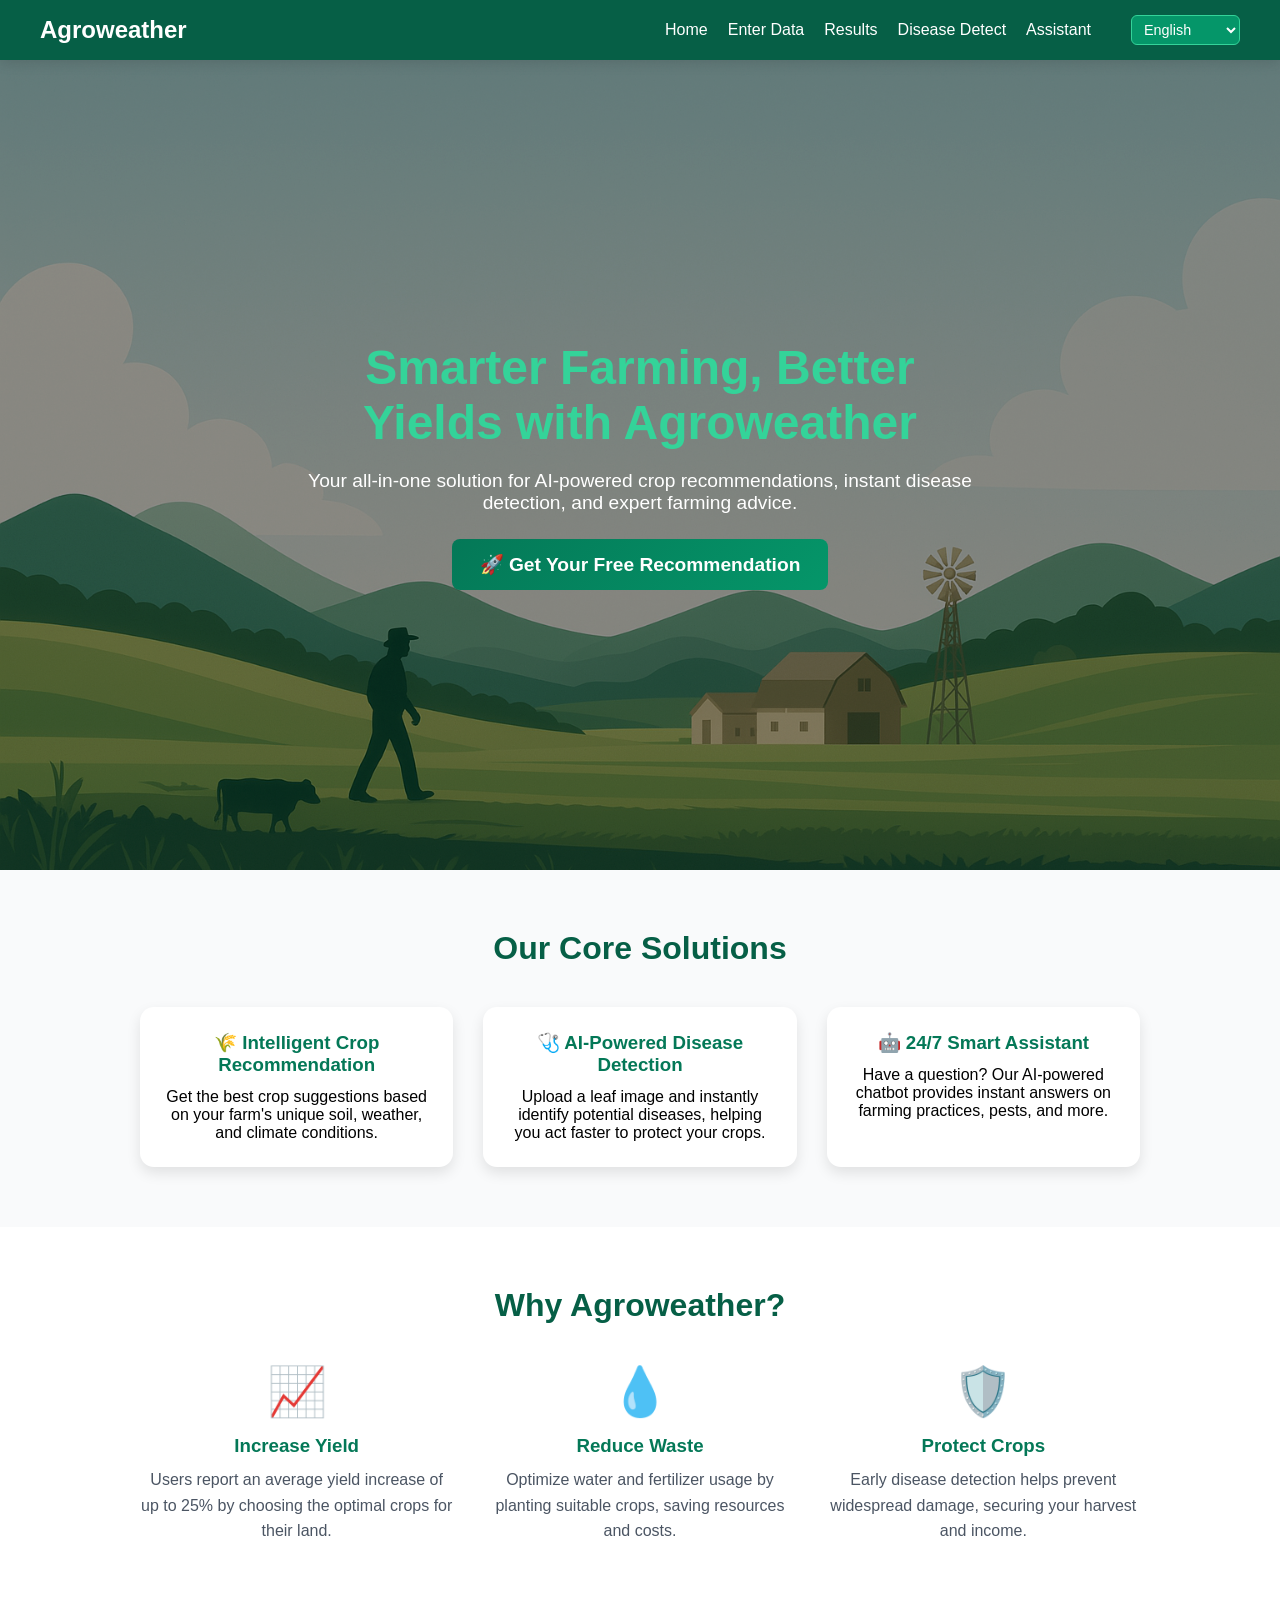
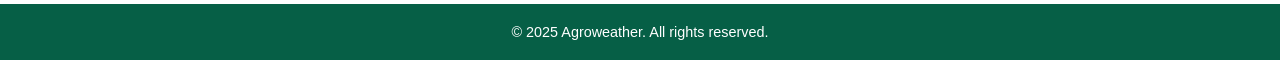
<file: frontend/index.html>
<!DOCTYPE html>
<html lang="en">
<head>
  <meta charset="UTF-8">
  <meta name="viewport" content="width=device-width, initial-scale=1.0">
  <title>Agroweather — Home</title>
  <link rel="stylesheet" href="assets/style.css">
  <script src="assets/js/translator.js" defer></script>
  <script src="assets/js/auth.js" defer></script>
</head>
<body>
  <nav class="navbar">
    <div class="logo">Agroweather</div>
    <div class="nav-links">
      <a href="index.html" data-translate-key="home">Home</a>
      <a href="input.html" data-translate-key="enter_data">Enter Data</a>
      <a href="result.html" data-translate-key="results">Results</a>
      <a href="disease.html" data-translate-key="disease_detect">Disease Detect</a>
      <a href="chatbot.html" data-translate-key="assistant">Assistant</a>
      <select id="language-selector" class="language-selector">
        <option value="en">English</option>
        <option value="hi">हिन्दी (Hindi)</option>
      </select>
    </div>
  </nav>

  <section class="hero">
    <div class="hero-content">
      <h1><span class="translate-text" data-translate-key="hero_title">Smarter Farming, Better Yields with</span> </h1>
      <p data-translate-key="hero_subtitle">Your all-in-one solution for AI-powered crop recommendations, instant disease detection, and expert farming advice.</p>
      <a href="input.html" class="btn hero-btn" data-translate-key="hero_button">🚀 Get Your Free Recommendation</a>
    </div>
  </section>

  <section class="features">
    <h2 data-translate-key="core_solutions">Our Core Solutions</h2>
    <div class="feature-grid">
      <div class="feature-card">
        <h3 data-translate-key="feature1_title">🌾 Intelligent Crop Recommendation</h3>
        <p data-translate-key="feature1_desc">Get the best crop suggestions based on your farm's unique soil, weather, and climate conditions.</p>
      </div>
      <div class="feature-card">
        <h3 data-translate-key="feature2_title">🩺 AI-Powered Disease Detection</h3>
        <p data-translate-key="feature2_desc">Upload a leaf image and instantly identify potential diseases, helping you act faster to protect your crops.</p>
      </div>
      <div class="feature-card">
        <h3 data-translate-key="feature3_title">🤖 24/7 Smart Assistant</h3>
        <p data-translate-key="feature3_desc">Have a question? Our AI-powered chatbot provides instant answers on farming practices, pests, and more.</p>
      </div>
    </div>
  </section>

  <section class="why-us">
    <h2 data-translate-key="why_Agroweather">Why Agroweather?</h2>
    <div class="why-us-grid">
      <div class="why-us-card">
        <div class="why-us-icon">📈</div>
        <h3 data-translate-key="why1_title">Increase Yield</h3>
        <p data-translate-key="why1_desc">Users report an average yield increase of up to 25% by choosing the optimal crops for their land.</p>
      </div>
      <div class="why-us-card">
        <div class="why-us-icon">💧</div>
        <h3 data-translate-key="why2_title">Reduce Waste</h3>
        <p data-translate-key="why2_desc">Optimize water and fertilizer usage by planting suitable crops, saving resources and costs.</p>
      </div>
      <div class="why-us-card">
        <div class="why-us-icon">🛡️</div>
        <h3 data-translate-key="why3_title">Protect Crops</h3>
        <p data-translate-key="why3_desc">Early disease detection helps prevent widespread damage, securing your harvest and income.</p>
      </div>
    </div>
  </section>

  <script>
    document.addEventListener('DOMContentLoaded', () => {
      // Check if user is logged in
      const user = localStorage.getItem('user_profile');
      if (user) {
        const heroContent = document.querySelector('.hero-content');
        if (heroContent) {
          const dashboardBtn = document.createElement('a');
          dashboardBtn.href = 'dashboard.html';
          dashboardBtn.className = 'btn hero-btn btn-secondary';
          dashboardBtn.style.marginLeft = '15px';
          dashboardBtn.textContent = '📊 View Dashboard';
          heroContent.appendChild(dashboardBtn);
        }
      }
    });
  </script>
  <footer>
    <p>© 2025 Agroweather. All rights reserved.</p>
  </footer>
</body>
</html>
</file>
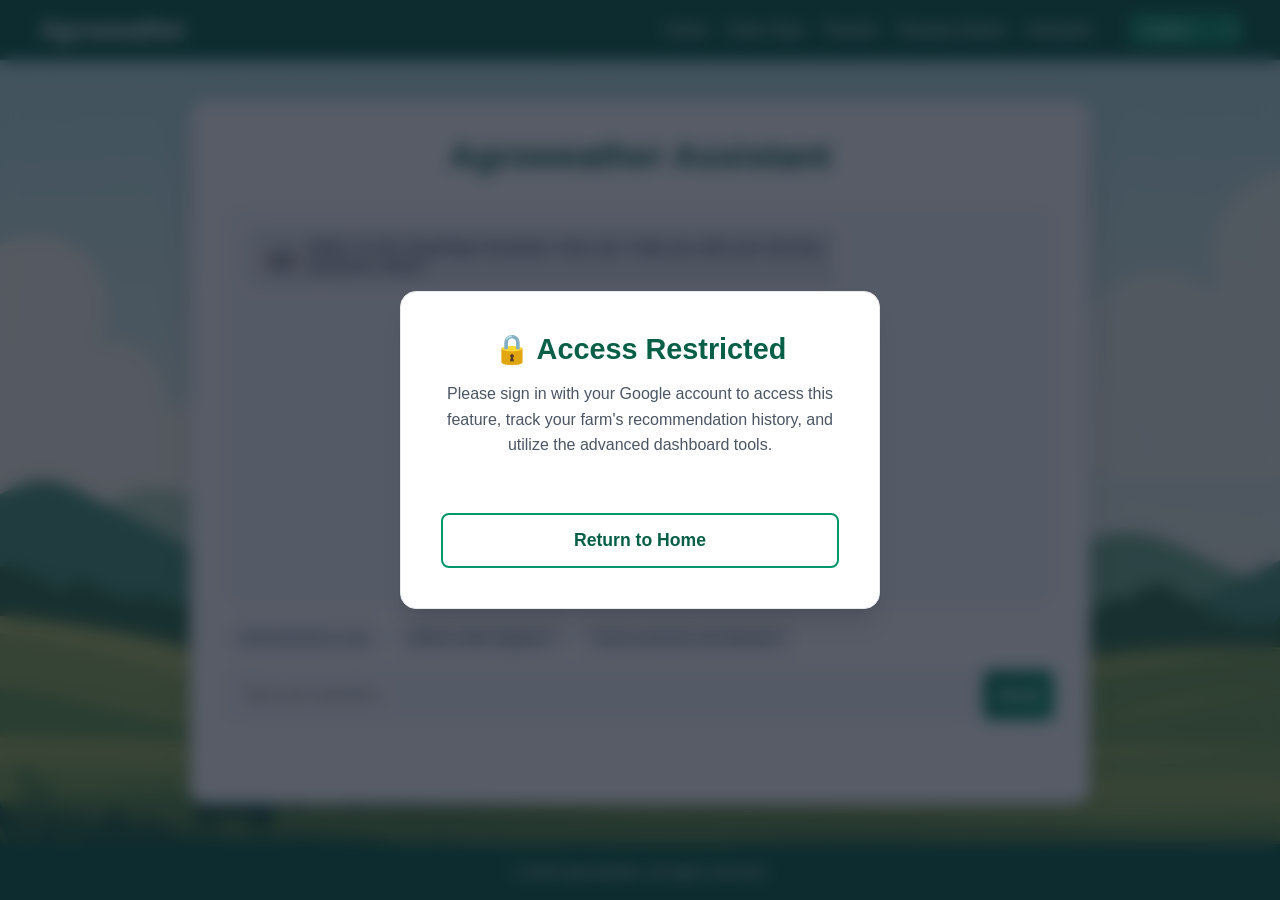
<file: frontend/chatbot.html>
<!DOCTYPE html>
<html lang="en">
<head>
  <meta charset="UTF-8">
  <meta name="viewport" content="width=device-width, initial-scale=1.0">
  <title>Smart Assistant —Agroweather</title>
  <link rel="stylesheet" href="assets/style.css">
  <script src="assets/js/translator.js" defer></script>
  <script src="assets/js/auth.js" defer></script>
</head>
<body>
  <nav class="navbar">
    <div class="logo">Agroweather</div>
    <div class="nav-links">
      <a href="index.html" data-translate-key="home">Home</a>
      <a href="input.html" data-translate-key="enter_data">Enter Data</a>
      <a href="result.html" data-translate-key="results">Results</a>
      <a href="disease.html" data-translate-key="disease_detect">Disease Detect</a>
      <a href="chatbot.html" data-translate-key="assistant">Assistant</a>
      <select id="language-selector" class="language-selector">
        <option value="en">English</option>
        <option value="hi">हिन्दी (Hindi)</option>
      </select>
    </div>
  </nav>

  <div class="container">
    <h1 data-translate-key="chatbot_title">Agroweather Assistant</h1>
    <div class="chatbox" id="chatbox">
      </div>
    
    <div class="suggestion-chips" id="suggestion-chips">
        <div class="chip" data-translate-key="chip_recommend">Recommend a crop</div>
        <div class="chip" data-translate-key="chip_irrigation">What is drip irrigation?</div>
        <div class="chip" data-translate-key="chip_disease">How to prevent rust disease?</div>
    </div>
    
    <form id="chat-form" class="chat-input">
      <input type="text" id="message-input" placeholder="Type your question..." data-translate-key="chatbot_placeholder" required autocomplete="off">
      <button type="submit" class="btn" data-translate-key="chatbot_send">Send</button>
    </form>
  </div>

  <script>
    const BACKEND = "http://127.0.0.1:8000";
    const chatbox = document.getElementById("chatbox");
    const chatForm = document.getElementById("chat-form");
    const messageInput = document.getElementById("message-input");
    const suggestionChipsContainer = document.getElementById("suggestion-chips");

    function addMessage(text, sender, translationKey = null) {
      const msg = document.createElement("div");
      msg.className = `chat ${sender}`;
      msg.textContent = text;
      if (translationKey) {
        msg.setAttribute('data-translate-key', translationKey);
      }
      chatbox.appendChild(msg);
      chatbox.scrollTop = chatbox.scrollHeight;
    }

    function showLoadingIndicator() {
      const indicator = document.createElement("div");
      indicator.className = "chat bot loading-indicator";
      indicator.id = "loading-indicator";
      indicator.innerHTML = `<span></span><span></span><span></span>`;
      chatbox.appendChild(indicator);
      chatbox.scrollTop = chatbox.scrollHeight;
    }

    function removeLoadingIndicator() {
      const indicator = document.getElementById("loading-indicator");
      if (indicator) {
        indicator.remove();
      }
    }

    async function sendMessage(message) {
      if (!message.trim()) return;

      addMessage(message, "user");
      messageInput.value = "";
      suggestionChipsContainer.style.display = 'none';
      
      showLoadingIndicator();

      try {
        const selectedLang = localStorage.getItem('selectedLanguage') || 'en';
        const user = window.auth.getUser();
        const res = await fetch(BACKEND + "/api/chat", {
          method: "POST",
          headers: {"Content-Type": "application/json"},
          body: JSON.stringify({
            message: message,
            language: selectedLang,
            google_id: user ? user.google_id : null
          })
        });

        removeLoadingIndicator();
        if (!res.ok) {
          addMessage("Sorry, I'm having trouble connecting. Please try again later.", "bot");
          return;
        }

        const data = await res.json();
        addMessage(data.reply || "I'm not sure how to respond to that.", "bot");

      } catch (error) {
        removeLoadingIndicator();
        addMessage("An error occurred. Please check your connection and try again.", "bot");
      }
    }

    chatForm.addEventListener("submit", (e) => {
      e.preventDefault();
      sendMessage(messageInput.value);
    });
    
    suggestionChipsContainer.addEventListener('click', (e) => {
      if (e.target && e.target.classList.contains('chip')) {
        const message = e.target.textContent;
        messageInput.value = message;
        sendMessage(message);
      }
    });

    document.addEventListener("DOMContentLoaded", () => {
      setTimeout(() => {
        const welcomeText = (window.getTranslation && window.getTranslation('assistant_welcome')) || "Hello! I'm the SmartAgro Assistant. How can I help you with your farming questions today?";
        addMessage(welcomeText, "bot", "assistant_welcome");
      }, 500);

      const prefilledQuery = localStorage.getItem('chatbotQuery');
      if (prefilledQuery) {
        suggestionChipsContainer.style.display = 'none';
        setTimeout(() => {
          sendMessage(prefilledQuery);
          localStorage.removeItem('chatbotQuery');
        }, 1500);
      }
    });
  </script>
  <footer>
    <p>© 2025 Agroweather. All rights reserved.</p>
  </footer>
</body>
</html>
</file>
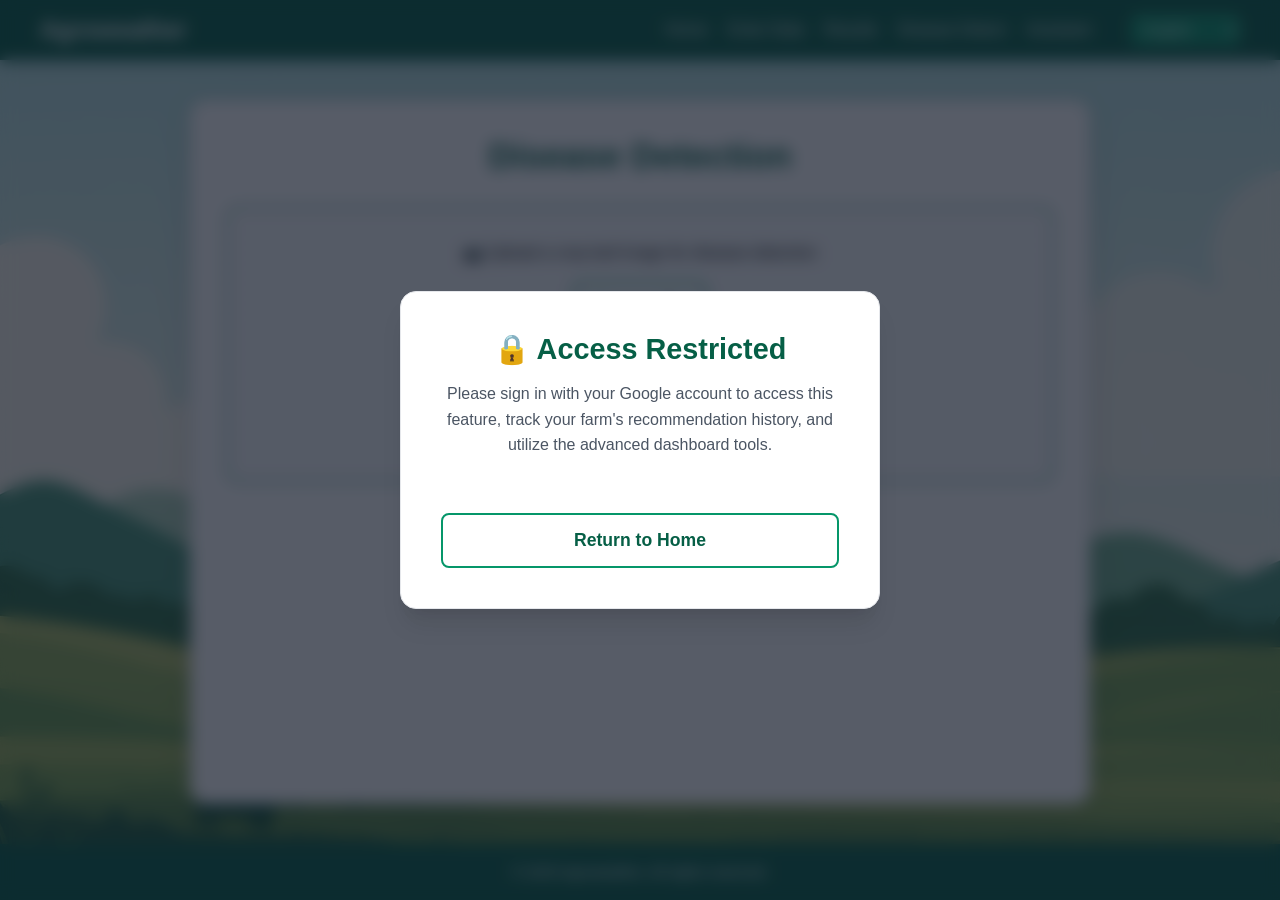
<file: frontend/disease.html>
<!DOCTYPE html>
<html lang="en">
<head>
  <meta charset="UTF-8">
  <meta name="viewport" content="width=device-width, initial-scale=1.0">
  <title>Disease Detection — AgroWeather</title>
  <link rel="stylesheet" href="assets/style.css">
  <script src="assets/js/translator.js" defer></script>
  <script src="assets/js/auth.js" defer></script>
</head>
<body>
  <nav class="navbar">
    <div class="logo">Agroweather</div>
    <div class="nav-links">
      <a href="index.html" data-translate-key="home">Home</a>
      <a href="input.html" data-translate-key="enter_data">Enter Data</a>
      <a href="result.html" data-translate-key="results">Results</a>
      <a href="disease.html" data-translate-key="disease_detect">Disease Detect</a>
      <a href="chatbot.html" data-translate-key="assistant">Assistant</a>
      <select id="language-selector" class="language-selector">
        <option value="en">English</option>
        <option value="hi">हिन्दी (Hindi)</option>
      </select>
    </div>
  </nav>

  <div class="container">
    <h1 data-translate-key="disease_title">Disease Detection</h1>
    <form id="disease-form" class="upload-box">
      <p data-translate-key="upload_prompt">📷 Upload a crop leaf image for disease detection</p>
      <input type="file" id="image-input" accept="image/*" class="file-input">
      <label for="image-input" class="btn btn-secondary" data-translate-key="choose_file">Choose File</label>
      <span id="file-name" data-translate-key="no_file">No file chosen</span>
      <button type="submit" class="btn" data-translate-key="analyze_image">Analyze Image</button>
    </form>
    
    <div id="disease-result-container" style="display:none;">
      </div>
  </div>

  <script>
    const BACKEND = "http://127.0.0.1:8000";
    const diseaseForm = document.getElementById("disease-form");
    const imageInput = document.getElementById("image-input");
    const fileNameSpan = document.getElementById("file-name");
    const resultContainer = document.getElementById("disease-result-container");

    imageInput.addEventListener("change", () => {
      fileNameSpan.textContent = imageInput.files.length > 0 ? imageInput.files[0].name : "No file chosen";
    });

    diseaseForm.addEventListener("submit", async (e) => {
      e.preventDefault();
      const file = imageInput.files[0];
      if (!file) {
        alert("Please upload an image first!");
        return;
      }
      
      resultContainer.style.display = "block";
      resultContainer.innerHTML = `<div class="result-card"><p class="loading-text" data-translate-key="analyzing">Analyzing image, please wait...</p></div>`;
      if (window.applyTranslations) window.applyTranslations(localStorage.getItem('selectedLanguage') || 'en');

      const formData = new FormData();
      formData.append("file", file);

      try {
        const selectedLang = localStorage.getItem('selectedLanguage') || 'en';
        const user = window.auth.getUser();
        let url = `${BACKEND}/api/detect_disease?language=${selectedLang}`;
        if (user) {
          url += `&google_id=${user.google_id}`;
        }

        const res = await fetch(url, {
          method: "POST",
          body: formData
        });

        if (!res.ok) throw new Error('Analysis failed.');
        
        const data = await res.json();
        const diseaseName = data.prediction || "Unknown";
        const description = data.description || "Details not available.";
        const prevention = data.prevention || "Check trusted agricultural sources for prevention tips.";

        resultContainer.innerHTML = `
          <div class="result-card">
            <div class="details-grid-disease">
              <div class="detail-item-disease main-prediction">
                <span class="detail-label" data-translate-key="analysis_result">🔍 Analysis Result</span>
                <h2 class="disease-name ${diseaseName.toLowerCase() === 'healthy' ? 'healthy' : 'disease'}">${diseaseName}</h2>
              </div>
              <div class="detail-item-disease">
                <span class="detail-label" data-translate-key="description_label">ℹ️ Description</span>
                <p>${description}</p>
              </div>
              <div class="detail-item-disease">
                <span class="detail-label" data-translate-key="action_label">🛡️ Suggested Action</span>
                <p>${prevention}</p>
              </div>
            </div>
          </div>
        `;
        if (window.applyTranslations) window.applyTranslations(localStorage.getItem('selectedLanguage') || 'en');
      } catch (error) {
        resultContainer.innerHTML = `<div class="result-card empty-state"><p>Error: Could not analyze the image. Please try again.</p></div>`;
      }
    });
  </script>
  <footer>
    <p>© 2025 Agroweather. All rights reserved.</p>
  </footer>
</body>
</html>
</file>
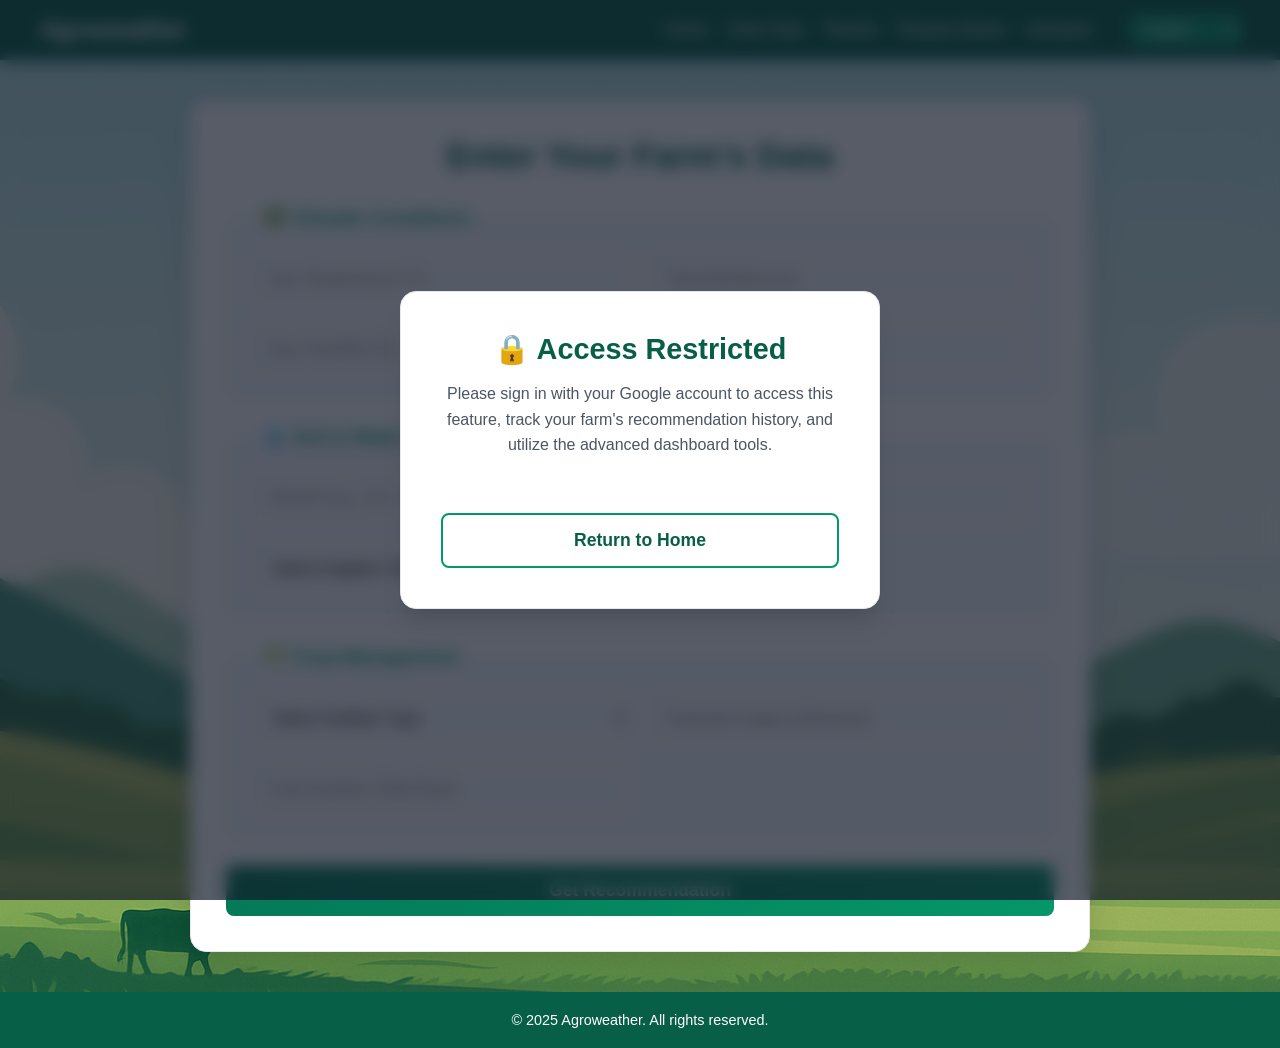
<file: frontend/input.html>
<!DOCTYPE html>
<html lang="en">
<head>
  <meta charset="UTF-8" />
  <meta name="viewport" content="width=device-width, initial-scale=1.0" />
  <title>Input Data — Agroweather</title>
  <link rel="stylesheet" href="assets/style.css">
  <script src="assets/js/translator.js" defer></script>
  <script src="assets/js/auth.js" defer></script>
</head>
<body>
  <nav class="navbar">
    <div class="logo">Agroweather</div>
    <div class="nav-links">
      <a href="index.html" data-translate-key="home">Home</a>
      <a href="input.html" data-translate-key="enter_data">Enter Data</a>
      <a href="result.html" data-translate-key="results">Results</a>
      <a href="disease.html" data-translate-key="disease_detect">Disease Detect</a>
      <a href="chatbot.html" data-translate-key="assistant">Assistant</a>
      <select id="language-selector" class="language-selector">
        <option value="en">English</option>
        <option value="hi">हिन्दी (Hindi)</option>
      </select>
    </div>
  </nav>

  <main class="container">
    <h1 data-translate-key="enter_farm_data">Enter Your Farm's Data</h1>
    <form id="input-form" class="farm-data-form">
      
      <fieldset class="form-group">
        <legend data-translate-key="climatic_conditions">🌿 Climatic Conditions</legend>
        <div class="form-grid">
          <input type="number" step="0.01" id="temperature_c" placeholder="Avg. Temperature (°C)" data-translate-key="temp_placeholder" required>
          <input type="number" step="0.01" id="rainfall_mm" placeholder="Total Rainfall (mm)" data-translate-key="rainfall_placeholder" required>
          <input type="number" step="0.01" id="humidity_percent" placeholder="Avg. Humidity (%)" data-translate-key="humidity_placeholder" required>
          <input type="number" step="0.01" id="sunlight_hours" placeholder="Avg. Daily Sunlight (Hours)" data-translate-key="sunlight_placeholder" required>
        </div>
      </fieldset>

      <fieldset class="form-group">
        <legend data-translate-key="soil_water_management">💧 Soil & Water Management</legend>
        <div class="form-grid">
          <input type="number" step="0.01" id="soil_ph" placeholder="Soil pH (e.g., 5.5 - 7.5)" data-translate-key="ph_placeholder" required>
          <input type="number" step="0.01" id="soil_moisture_percent" placeholder="Avg. Soil Moisture (%)" data-translate-key="moisture_placeholder" required>
          <select id="irrigation_type" required>
            <option value="" disabled selected data-translate-key="select_irrigation">Select Irrigation Type</option>
            <option value="None" data-translate-key="irrigation_none">None / Rainfall</option>
            <option value="Drip" data-translate-key="irrigation_drip">Drip</option>
            <option value="Sprinkler" data-translate-key="irrigation_sprinkler">Sprinkler</option>
          </select>
        </div>
      </fieldset>

      <fieldset class="form-group">
        <legend data-translate-key="crop_management">🌱 Crop Management</legend>
        <div class="form-grid">
          <select id="fertilizer_type" required>
            <option value="" disabled selected data-translate-key="select_fertilizer">Select Fertilizer Type</option>
            <option value="Organic" data-translate-key="fertilizer_organic">Organic</option>
            <option value="Inorganic" data-translate-key="fertilizer_inorganic">Inorganic</option>
            <option value="Mixed" data-translate-key="fertilizer_mixed">Mixed</option>
          </select>
          <input type="number" step="0.01" id="pesticide_usage_ml" placeholder="Pesticide Usage (ml/hectare)" data-translate-key="pesticide_placeholder" required>
          <input type="number" id="total_days" placeholder="Crop Duration (Total Days)" data-translate-key="duration_placeholder" required>
        </div>
      </fieldset>

      <button type="submit" class="btn" data-translate-key="get_recommendation">Get Recommendation</button>
    </form>
  </main>

  <script>
    const BACKEND = "http://127.0.0.1:8000";

    document.getElementById('input-form').addEventListener('submit', async (e) => {
      e.preventDefault();
      const user = window.auth.getUser();
      const formData = {
        temperature_c: parseFloat(document.getElementById('temperature_c').value),
        soil_ph: parseFloat(document.getElementById('soil_ph').value),
        soil_moisture_percent: parseFloat(document.getElementById('soil_moisture_percent').value),
        rainfall_mm: parseFloat(document.getElementById('rainfall_mm').value),
        humidity_percent: parseFloat(document.getElementById('humidity_percent').value),
        sunlight_hours: parseFloat(document.getElementById('sunlight_hours').value),
        irrigation_type: document.getElementById('irrigation_type').value,
        fertilizer_type: document.getElementById('fertilizer_type').value,
        pesticide_usage_ml: parseFloat(document.getElementById('pesticide_usage_ml').value),
        total_days: parseInt(document.getElementById('total_days').value),
        google_id: user ? user.google_id : null
      };

      try {
        const button = e.target.querySelector('button[type="submit"]');
        button.textContent = 'Analyzing...';
        button.disabled = true;

        const res = await fetch(BACKEND + '/api/recommend_crop', {
          method: 'POST',
          headers: {'Content-Type': 'application/json'},
          body: JSON.stringify(formData)
        });

        const data = await res.json();
        if (res.ok) {
          const resultToSave = { ...data, inputs: formData };
          const history = JSON.parse(localStorage.getItem('predictionHistory')) || [];
          history.unshift(resultToSave);
          const limitedHistory = history.slice(0, 5);
          localStorage.setItem('predictionHistory', JSON.stringify(limitedHistory));
          window.location.href = 'result.html';
        } else {
          alert(data.detail || 'Prediction failed.');
          button.textContent = 'Get Recommendation';
          button.disabled = false;
        }
      } catch (error) {
        alert('Could not connect to the server.');
        const button = e.target.querySelector('button[type="submit"]');
        button.textContent = 'Get Recommendation';
        button.disabled = false;
      }
    });
  </script>
  <footer>
    <p>© 2025 Agroweather. All rights reserved.</p>
  </footer>
</body>
</html>
</file>
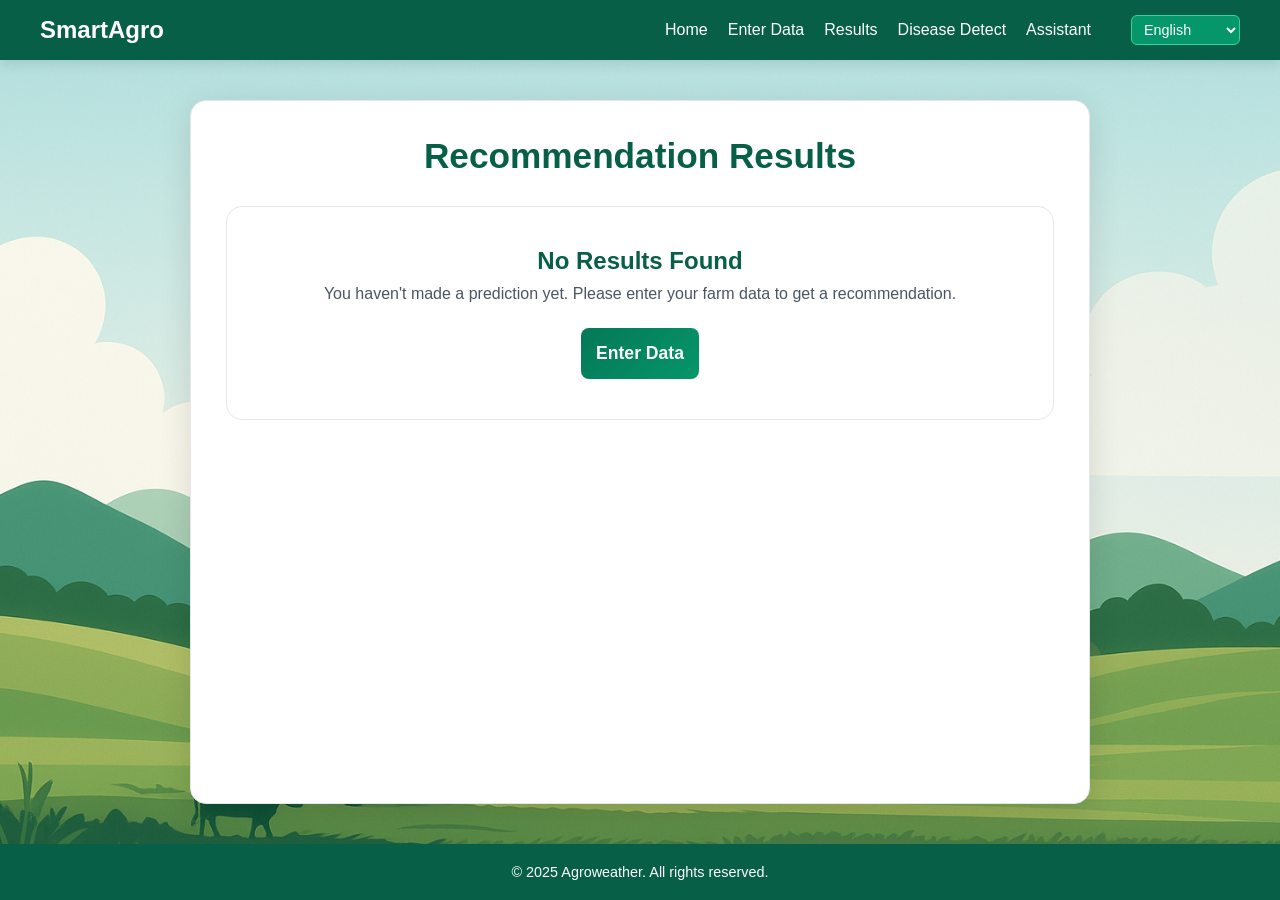
<file: frontend/result.html>
<!DOCTYPE html>
<html lang="en">
<head>
  <meta charset="UTF-8" />
  <meta name="viewport" content="width=device-width, initial-scale=1.0" />
  <title>Results —Agroweather</title>
  <link rel="stylesheet" href="assets/style.css">
  <script src="assets/js/translator.js" defer></script>
  <script src="assets/js/auth.js" defer></script>
</head>
<body>
  <nav class="navbar">
    <div class="logo">SmartAgro</div>
    <div class="nav-links">
      <a href="index.html" data-translate-key="home">Home</a>
      <a href="input.html" data-translate-key="enter_data">Enter Data</a>
      <a href="result.html" data-translate-key="results">Results</a>
      <a href="disease.html" data-translate-key="disease_detect">Disease Detect</a>
      <a href="chatbot.html" data-translate-key="assistant">Assistant</a>
      <select id="language-selector" class="language-selector">
        <option value="en">English</option>
        <option value="hi">हिन्दी (Hindi)</option>
      </select>
    </div>
  </nav>

  <main class="container">
    <h1 data-translate-key="recommendation_results">Recommendation Results</h1>

    <div id="main-action-container" class="main-action">
      <a href="input.html" class="btn" data-translate-key="get_new_recommendation">Get a New Recommendation</a>
      <button class="btn btn-secondary" onclick="window.print()" style="margin-left: 10px;" data-translate-key="export_pdf">🖨️ Export PDF / Print</button>
    </div>

    <div id="results-container">
    </div>
  </main>

  <script>
    const BACKEND = "http://127.0.0.1:8000";
    const mainActionContainer = document.getElementById('main-action-container');
    const resultsContainer = document.getElementById('results-container');

    document.addEventListener("DOMContentLoaded", async () => {
      let history = JSON.parse(localStorage.getItem('predictionHistory'));
      const user = window.auth.getUser();

      if (user && (!history || history.length === 0)) {
        try {
          const res = await fetch(`${BACKEND}/api/history/crop?google_id=${user.google_id}`);
          if (res.ok) {
            const dbHistory = await res.json();
            if (dbHistory.length > 0) {
              history = dbHistory.map(item => ({
                recommended_crop: item.recommended_crop,
                confidence: item.confidence,
                predicted_yield_kg_per_hectare: item.predicted_yield,
                sowing_date: item.sowing_date,
                harvest_date: item.harvest_date,
                inputs: {
                  temperature_c: item.temperature,
                  rainfall_mm: item.rainfall,
                  sunlight_hours: item.sunlight,
                  humidity_percent: item.humidity,
                  soil_ph: item.ph,
                  soil_moisture_percent: item.moisture
                }
              }));
            }
          }
        } catch (e) {
          console.error("Failed to load history from database:", e);
        }
      }

      renderResults(history);
    });

    function renderResults(history) {
      if (history && history.length > 0) {
        mainActionContainer.style.display = 'block';
        resultsContainer.innerHTML = '';

        history.forEach((result, i) => {
          const confidencePercentage = result.confidence ? (result.confidence * 100).toFixed(1) + "%" : "N/A";
          const cardWrapper = document.createElement('div');
          cardWrapper.classList.add('result-card-wrapper'); 

          const latestClass = (i === 0) ? 'latest-result' : '';
          const latestBadge = (i === 0) ? `<div class="latest-result-badge" data-translate-key="latest_result_badge">Latest Result</div>` : '';

          cardWrapper.innerHTML = `
            <div class="result-card ${latestClass}">
              ${latestBadge}
              <div class="result-header">
                <span class="result-label" data-translate-key="rec_crop_label">Recommended Crop (Click name for info)</span>
                <a href="chatbot.html" class="crop-link" data-crop="${result.recommended_crop}">
                  <h2 class="result-crop-name">🌾 <span data-translate-key="${result.recommended_crop.toLowerCase()}">${result.recommended_crop}</span></h2>
                </a>
              </div>
              
              <div class="conditions-card">
                  <h4 class="conditions-title" data-translate-key="based_on_conditions">Based on these conditions:</h4>
                  <div class="conditions-grid">
                      <div class="condition-item">🌡️ Temp: <span>${result.inputs.temperature_c}°C</span></div>
                      <div class="condition-item">💧 Rainfall: <span>${result.inputs.rainfall_mm} mm</span></div>
                      <div class="condition-item">☀️ Sunlight: <span>${result.inputs.sunlight_hours} hrs</span></div>
                      <div class="condition-item">💦 Humidity: <span>${result.inputs.humidity_percent}%</span></div>
                      <div class="condition-item">🌱 Soil pH: <span>${result.inputs.soil_ph}</span></div>
                      <div class="condition-item">💧 Soil Moisture: <span>${result.inputs.soil_moisture_percent}%</span></div>
                  </div>
              </div>

              <div class="details-grid">
                <div class="detail-item">
                  <span class="detail-label" data-translate-key="confidence_label">📊 Confidence Score</span>
                  <p class="confidence-badge">${confidencePercentage}</p>
                </div>
                <div class="detail-item">
                  <span class="detail-label" data-translate-key="yield_label">📈 Predicted Yield</span>
                  <p>${result.predicted_yield_kg_per_hectare || (window.getTranslation ? window.getTranslation('na') : 'N/A')} <span data-translate-key="kg_per_hectare">kg/hectare</span></p>
                </div>
                <div class="detail-item">
                  <span class="detail-label" data-translate-key="sowing_label">📅 Estimated Sowing Date</span>
                  <p>${result.sowing_date || (window.getTranslation ? window.getTranslation('not_provided') : "Not Provided")}</p>
                </div>
                <div class="detail-item">
                  <span class="detail-label" data-translate-key="harvest_label">📅 Estimated Harvest Date</span>
                  <p>${result.harvest_date || (window.getTranslation ? window.getTranslation('not_provided') : "Not Provided")}</p>
                </div>
              </div>
            </div>
          `;
          resultsContainer.appendChild(cardWrapper);
        });

        if (window.applyTranslations) window.applyTranslations(localStorage.getItem('selectedLanguage') || 'en');

        resultsContainer.addEventListener('click', (e) => {
          const link = e.target.closest('.crop-link');
          if (link) {
            e.preventDefault(); 
            const cropName = link.dataset.crop;
            localStorage.setItem('chatbotQuery', `Give me a basic guide to growing ${cropName}.`);
            window.location.href = link.href;
          }
        });

      } else {
        mainActionContainer.style.display = 'none';
        resultsContainer.innerHTML = `
          <div class="result-card empty-state">
            <h3 data-translate-key="no_results_title">No Results Found</h3>
            <p data-translate-key="no_results_desc">You haven't made a prediction yet. Please enter your farm data to get a recommendation.</p>
            <a href="input.html" class="btn" data-translate-key="enter_data">Enter Farm Data</a>
          </div>
        `;
        if (window.applyTranslations) window.applyTranslations(localStorage.getItem('selectedLanguage') || 'en');
      }
    }
  </script>
  <footer>
    <p>© 2025 Agroweather. All rights reserved.</p>
  </footer>
</body>
</html>
</file>
<file: frontend/assets/style.css>
/* ==========================================================================
   1. General & Body Styles
   ========================================================================== */
* {
  margin: 0;
  padding: 0;
  box-sizing: border-box;
  font-family: "Segoe UI", Tahoma, Geneva, Verdana, sans-serif;
}

body {
  min-height: 100vh;
  background: url("bg.png") no-repeat center center/cover;
  display: flex;
  flex-direction: column;
}

/* ==========================================================================
   2. Navbar
   ========================================================================== */
.navbar {
  background: #065f46;
  display: flex;
  justify-content: space-between;
  align-items: center;
  padding: 15px 40px;
  box-shadow: 0 4px 12px rgba(0, 0, 0, 0.1);
  position: sticky;
  top: 0;
  z-index: 1000;
}

.navbar .logo {
  font-size: 1.5rem;
  font-weight: bold;
  color: #ffffff;
}

.navbar .nav-links {
  display: flex;
  align-items: center;
}

.navbar .nav-links a {
  text-decoration: none;
  color: #ffffff;
  margin-left: 20px;
  font-weight: 500;
  transition: all 0.3s ease;
}

.navbar .nav-links a:hover {
  color: #97bc10ff;
  border-bottom: 2px solid #97bc10ff;
  padding-bottom: 2px;
}

.language-selector {
  margin-left: 20px;
  background-color: #059669;
  color: white;
  border: 1px solid #34d399;
  border-radius: 6px;
  padding: 5px 8px;
  font-size: 0.9rem;
  cursor: pointer;
}
.language-selector:focus {
  outline: none;
}

/* ==========================================================================
   3. Main Content Container (Used on all pages)
   ========================================================================== */
.container {
  flex: 1;
  width: 100%;
  max-width: 900px;
  margin: 40px auto;
  background: #ffffff;
  padding: 35px;
  border-radius: 16px;
  box-shadow: 0 8px 32px rgba(0, 0, 0, 0.12);
  border: 1px solid #e5e7eb;
}

.container h1 {
  text-align: center;
  margin-bottom: 30px;
  font-size: 2.2rem;
  color: #065f46;
}

/* ==========================================================================
   4. Buttons
   ========================================================================== */
.btn {
  padding: 15px;
  background: linear-gradient(135deg, #047857, #059669);
  color: white;
  font-weight: bold;
  font-size: 1.1rem;
  border: none;
  border-radius: 8px;
  cursor: pointer;
  transition: all 0.3s ease;
  text-decoration: none;
  text-align: center;
  display: inline-block;
}

.btn:hover:not(:disabled) {
  background: linear-gradient(135deg, #065f46, #047857);
  transform: translateY(-3px);
  box-shadow: 0 8px 15px rgba(0, 0, 0, 0.15);
}

.btn:disabled {
  background: #9ca3af;
  cursor: not-allowed;
  transform: translateY(0);
  box-shadow: none;
}

.btn-secondary {
  background: transparent;
  color: #065f46;
  border: 2px solid #059669;
}

.btn-secondary:hover {
  background: #f0fdf4;
  transform: translateY(-3px);
  box-shadow: 0 6px 14px rgba(0, 0, 0, 0.08);
}

/* ==========================================================================
   5. Index Page Specifics
   ========================================================================== */
.hero {
  height: 90vh;
  background: url("bg.png") no-repeat center center/cover;
  display: flex;
  align-items: center;
  justify-content: center;
  text-align: center;
  color: white;
  position: relative;
}
.hero::after {
  content: "";
  position: absolute;
  top: 0; left: 0; right: 0; bottom: 0;
  background: rgba(0, 0, 0, 0.45);
}
.hero-content {
  position: relative;
  max-width: 700px;
  z-index: 2;
}
.hero-content h1 {
  font-size: 3rem;
  margin-bottom: 20px;
  color: #fff; /* Override .container h1 color */
}
.hero-content h1 span {
  color: #34d399;
}
.hero-content p {
  font-size: 1.2rem;
  margin-bottom: 25px;
}
.hero-btn {
  font-size: 1.2rem;
  padding: 14px 28px;
}

.features, .why-us, .testimonials {
  padding: 60px 20px;
  text-align: center;
}
.features h2, .why-us h2, .testimonials h2 {
  font-size: 2rem;
  margin-bottom: 40px;
  color: #065f46;
}

.features { background: #f9fafb; }
.why-us { background: #ffffff; }
.testimonials { background: #f9fafb; }

.feature-grid, .why-us-grid, .testimonial-grid {
  display: grid;
  gap: 30px;
  max-width: 1000px;
  margin: 0 auto;
}
.feature-grid { grid-template-columns: repeat(auto-fit, minmax(250px, 1fr)); }
.why-us-grid { grid-template-columns: repeat(auto-fit, minmax(250px, 1fr)); }
.testimonial-grid { grid-template-columns: repeat(auto-fit, minmax(300px, 1fr)); }


.feature-card {
  background: white;
  padding: 25px;
  border-radius: 14px;
  box-shadow: 0 6px 14px rgba(0, 0, 0, 0.1);
  transition: all 0.3s ease;
}
.feature-card:hover {
  transform: translateY(-5px);
  box-shadow: 0 10px 20px rgba(0, 0, 0, 0.15);
}
.feature-card h3 {
  color: #047857;
  margin-bottom: 12px;
}

.why-us-icon { font-size: 3rem; margin-bottom: 15px; }
.why-us-card h3 { color: #047857; margin-bottom: 10px; }
.why-us-card p { color: #4b5563; line-height: 1.6; }

.testimonial-card {
  background-color: #ffffff;
  padding: 30px;
  border-radius: 16px;
  box-shadow: 0 6px 20px rgba(0, 0, 0, 0.08);
  border-top: 4px solid #34d399;
}
.testimonial-quote {
  font-style: italic;
  color: #374151;
  line-height: 1.7;
  margin-bottom: 20px;
}
.testimonial-author { font-weight: bold; color: #059669; }


/* ==========================================================================
   6. Input Page Specifics
   ========================================================================== */
.farm-data-form {
  display: flex;
  flex-direction: column;
  gap: 25px;
}
.form-group {
  padding: 25px;
  border: 1px solid #e5e7eb;
  border-radius: 12px;
  background-color: #f9fafb;
}
.form-group legend {
  padding: 0 10px;
  font-weight: bold;
  font-size: 1.2rem;
  color: #059669;
}
.form-grid {
  display: grid;
  grid-template-columns: 1fr 1fr;
  gap: 20px;
}
.form-grid .btn { grid-column: span 2; }

.form-grid input,
.form-grid select {
  padding: 14px;
  border: 2px solid #e5e7eb;
  border-radius: 8px;
  font-size: 1rem;
  background-color: #f9fafb;
  transition: all 0.2s ease-in-out;
}

.form-grid input:focus,
.form-grid select:focus {
  border-color: #059669;
  background-color: #ffffff;
  outline: none;
  box-shadow: 0 0 0 3px rgba(16, 185, 129, 0.2);
}

.form-grid input:required:valid,
.form-grid select:required:valid {
  border-color: #10b981;
}

.location-container {
  display: flex;
  gap: 10px;
  align-items: center;
  margin-bottom: 20px;
  flex-wrap: wrap;
}
.location-container input {
  flex: 1;
}
.location-container button {
  white-space: nowrap;
}
#location-status {
  width: 100%;
  text-align: center;
  color: #059669;
  font-weight: bold;
}


/* ==========================================================================
   7. Result & Disease Page Specifics
   ========================================================================== */
.main-action { text-align: center; margin-bottom: 30px; }
.result-card-wrapper { margin-bottom: 25px; }
.result-card {
  background: #ffffff;
  border-radius: 16px;
  padding: 30px 35px;
  border: 1px solid #e5e7eb;
  text-align: left;
}
.result-card.latest-result {
  position: relative;
  border-color: #34d399;
}
.latest-result-badge {
  position: absolute;
  top: -15px;
  left: 50%;
  transform: translateX(-50%);
  background-color: #059669;
  color: white;
  padding: 5px 15px;
  border-radius: 20px;
  font-size: 0.8rem;
  font-weight: bold;
  box-shadow: 0 2px 8px rgba(0, 0, 0, 0.15);
  z-index: 10;
}
.result-header { border-bottom: 1px solid #f0f0f0; padding-bottom: 20px; margin-bottom: 20px; }
.result-label { font-size: 0.9rem; color: #6b7280; margin-bottom: 8px; display: block; }
.result-crop-name { font-size: 2.5rem; color: #065f46; font-weight: bold; margin: 0; }
a.crop-link { text-decoration: none; color: inherit; transition: opacity 0.2s ease; }
a.crop-link:hover { opacity: 0.8; }

.details-grid {
  display: grid;
  grid-template-columns: repeat(auto-fit, minmax(200px, 1fr));
  gap: 25px;
  margin-top: 25px;
}
.detail-item p { font-size: 1.1rem; font-weight: 500; color: #111827; margin-top: 5px; }
.confidence-badge {
  display: inline-block;
  background-color: #dcfce7;
  color: #166534;
  padding: 6px 12px;
  border-radius: 20px;
  font-weight: bold !important;
}

.conditions-card { background-color: #f9fafb; border-radius: 12px; padding: 15px 20px; margin-top: 20px; border: 1px solid #f0f0f0; }
.conditions-title { color: #065f46; margin: 0 0 15px 0; font-size: 1rem; text-align: center; }
.conditions-grid { display: grid; grid-template-columns: repeat(auto-fit, minmax(150px, 1fr)); gap: 10px; }
.condition-item { color: #4b5563; font-size: 0.9rem; }
.condition-item span { font-weight: bold; color: #1f2937; }

.upload-box {
  display: flex;
  flex-direction: column;
  align-items: center;
  gap: 20px;
  padding: 35px;
  border: 2px dashed #047857;
  border-radius: 12px;
  background: #f9fafb;
}
.upload-box:hover { background: #ecfdf5; }
.file-input { display: none; }
#file-name { color: #4b5563; font-style: italic; }

.details-grid-disease { display: grid; grid-template-columns: 1fr 1fr; gap: 30px; text-align: left; }
.detail-item-disease { padding: 20px; background-color: #f9fafb; border-radius: 12px; border: 1px solid #f0f0f0; }
.detail-item-disease .detail-label { font-size: 0.9rem; color: #6b7280; margin-bottom: 8px; display: block; font-weight: bold; }
.detail-item-disease p { color: #374151; line-height: 1.6; }
.main-prediction { grid-column: span 2; text-align: center; background-color: #f0fdf4; border-color: #a7f3d0; }
.disease-name { font-size: 2rem; font-weight: bold; margin: 5px 0 0 0; }
.disease-name.healthy { color: #166534; }
.disease-name.disease { color: #b91c1c; }

.loading-text { text-align: center; color: #4b5563; padding: 20px; font-size: 1.1rem; }
.empty-state { text-align: center; padding: 40px; }
.empty-state h3 { font-size: 1.5rem; color: #065f46; margin-bottom: 10px; }
.empty-state p { color: #4b5563; margin-bottom: 25px; }


/* ==========================================================================
   8. Chatbot Page Specifics
   ========================================================================== */
.chatbox {
  height: 400px;
  overflow-y: auto;
  background: #f9fafb;
  padding: 20px;
  border-radius: 12px;
  margin-bottom: 15px;
  display: flex;
  flex-direction: column;
  gap: 15px;
  border: 1px solid #e5e7eb;
}
.chat { max-width: 75%; padding: 12px 15px; border-radius: 12px; font-size: 1rem; }
.chat.user { align-self: flex-end; background: #d1fae5; color: #065f46; }
.chat.bot {
  align-self: flex-start;
  background: #e5e7eb;
  color: #111827;
  display: flex;
  align-items: flex-end;
  gap: 10px;
}
.chat.bot::before {
  content: '🤖';
  font-size: 1.5rem;
  background-color: #e5e7eb;
  border-radius: 50%;
  padding: 5px;
  height: 25px;
  width: 25px;
  display: inline-block;
  line-height: 25px;
  text-align: center;
  flex-shrink: 0;
}

.suggestion-chips { display: flex; gap: 10px; margin-bottom: 15px; flex-wrap: wrap; }
.chip {
  background-color: #f3f4f6;
  border: 1px solid #e5e7eb;
  padding: 8px 15px;
  border-radius: 20px;
  font-size: 0.9rem;
  color: #374151;
  cursor: pointer;
  transition: background-color 0.2s ease;
}
.chip:hover { background-color: #e5e7eb; }
.loading-indicator span { display: inline-block; width: 8px; height: 8px; border-radius: 50%; background-color: #9ca3af; margin: 0 2px; animation: bounce 1.4s infinite ease-in-out both; }
.loading-indicator span:nth-child(1) { animation-delay: -0.32s; }
.loading-indicator span:nth-child(2) { animation-delay: -0.16s; }
@keyframes bounce { 0%, 80%, 100% { transform: scale(0); } 40% { transform: scale(1.0); } }

.chat-input { display: flex; gap: 10px; }
.chat-input input {
  flex: 1;
  padding: 14px;
  border: 2px solid #e5e7eb;
  border-radius: 8px;
  font-size: 1rem;
  background-color: #f9fafb;
  transition: all 0.2s ease-in-out;
}
.chat-input input:focus {
  border-color: #059669;
  background-color: #ffffff;
  outline: none;
  box-shadow: 0 0 0 3px rgba(16, 185, 129, 0.2);
}
.chat-input .btn { padding: 14px; }


/* ==========================================================================
   9. Footer
   ========================================================================== */
footer {
  text-align: center;
  padding: 20px;
  background: #065f46;
  color: white;
  font-size: 0.9rem;
}

/* ==========================================================================
   10. Responsive Styles
   ========================================================================== */
@media (max-width: 768px) {
  .navbar {
    flex-direction: column;
    padding: 15px 20px;
  }
  .navbar .nav-links {
    margin-top: 15px;
    flex-wrap: wrap;
    justify-content: center;
  }
  .navbar .nav-links a, .language-selector {
    margin: 5px 10px;
  }
}
@media (max-width: 600px) {
  .form-grid {
    grid-template-columns: 1fr;
  }
  .btn {
    grid-column: span 1;
  }
}

/* ==========================================================================
   11. Google Auth UI Elements
   ========================================================================== */
.user-profile-menu {
  position: relative;
  display: inline-block;
}

.navbar-avatar {
  width: 40px;
  height: 40px;
  border-radius: 50%;
  cursor: pointer;
  border: 2px solid #34d399;
  object-fit: cover;
  transition: border-color 0.3s ease;
  vertical-align: middle;
}

.navbar-avatar:hover {
  border-color: #ffffff;
}

.profile-dropdown {
  display: none;
  position: absolute;
  right: 0;
  top: 50px;
  background-color: #ffffff;
  min-width: 240px;
  box-shadow: 0 10px 25px rgba(0, 0, 0, 0.15);
  border-radius: 12px;
  border: 1px solid #e5e7eb;
  padding: 15px 0;
  z-index: 1001;
  text-align: left;
}

.profile-dropdown.active {
  display: block;
}

.dropdown-header {
  padding: 0 20px 10px 20px;
}

.dropdown-name {
  font-weight: bold;
  color: #1f2937;
  font-size: 1rem;
  margin-bottom: 2px;
  overflow: hidden;
  text-overflow: ellipsis;
  white-space: nowrap;
}

.dropdown-email {
  font-size: 0.8rem;
  color: #6b7280;
  overflow: hidden;
  text-overflow: ellipsis;
  white-space: nowrap;
}

.profile-dropdown hr {
  border: 0;
  border-top: 1px solid #f3f4f6;
  margin: 10px 0;
}

.dropdown-item {
  display: block;
  padding: 10px 20px;
  color: #4b5563 !important;
  text-decoration: none !important;
  font-size: 0.95rem;
  transition: background-color 0.2s ease, color 0.2s ease;
}

.dropdown-item:hover {
  background-color: #f3f4f6;
  color: #065f46 !important;
  border: none !important;
}

/* Auth Route Guard Overlay */
#auth-guard-overlay {
  position: fixed;
  top: 0; left: 0; right: 0; bottom: 0;
  background: rgba(17, 24, 39, 0.7);
  backdrop-filter: blur(8px);
  z-index: 9999;
  display: flex;
  justify-content: center;
  align-items: center;
  padding: 20px;
}

.overlay-card {
  background: #ffffff;
  padding: 40px;
  border-radius: 16px;
  max-width: 480px;
  width: 100%;
  box-shadow: 0 20px 25px -5px rgba(0, 0, 0, 0.1), 0 10px 10px -5px rgba(0, 0, 0, 0.04);
  text-align: center;
  border: 1px solid #e5e7eb;
}

.overlay-card h2 {
  color: #065f46;
  font-size: 1.8rem;
  margin-bottom: 15px;
}

.overlay-card p {
  color: #4b5563;
  line-height: 1.6;
  margin-bottom: 25px;
  font-size: 1rem;
}

.overlay-signin-btn {
  display: flex;
  justify-content: center;
  margin-bottom: 15px;
}

/* ==========================================================================
   12. Dashboard Styles
   ========================================================================== */
.dashboard-grid {
  display: grid;
  grid-template-columns: 1fr;
  gap: 30px;
  margin-top: 20px;
}

@media (min-width: 768px) {
  .dashboard-grid {
    grid-template-columns: 2fr 1fr;
  }
  .grid-full-width {
    grid-column: span 2;
  }
}

.stats-card-group {
  display: grid;
  grid-template-columns: repeat(auto-fit, minmax(200px, 1fr));
  gap: 20px;
  margin-bottom: 10px;
}

.stat-card {
  background: #f9fafb;
  border: 1px solid #e5e7eb;
  border-radius: 12px;
  padding: 20px;
  display: flex;
  align-items: center;
  gap: 15px;
}

.stat-icon {
  font-size: 2.2rem;
  background-color: #ecfdf5;
  padding: 10px;
  border-radius: 10px;
  color: #059669;
  width: 55px;
  height: 55px;
  display: flex;
  align-items: center;
  justify-content: center;
}

.stat-info h3 {
  font-size: 0.9rem;
  color: #6b7280;
  text-transform: uppercase;
  letter-spacing: 0.05em;
  margin-bottom: 5px;
}

.stat-info p {
  font-size: 1.8rem;
  font-weight: bold;
  color: #111827;
  margin: 0;
}

/* Weather Widget Styles */
.weather-widget {
  background: linear-gradient(135deg, #065f46, #047857);
  color: #ffffff;
  border-radius: 16px;
  padding: 25px;
  box-shadow: 0 4px 15px rgba(0, 0, 0, 0.1);
  display: flex;
  flex-direction: column;
  gap: 20px;
}

.weather-header {
  display: flex;
  justify-content: space-between;
  align-items: center;
}

.weather-header h3 {
  font-size: 1.2rem;
  margin: 0;
  font-weight: bold;
}

.weather-loc {
  font-size: 0.85rem;
  background: rgba(255, 255, 255, 0.2);
  padding: 4px 10px;
  border-radius: 20px;
}

.weather-main {
  display: flex;
  align-items: center;
  gap: 20px;
}

.weather-temp-container {
  display: flex;
  flex-direction: column;
}

.weather-temp {
  font-size: 3rem;
  font-weight: bold;
  line-height: 1;
}

.weather-desc {
  font-size: 1rem;
  text-transform: capitalize;
  opacity: 0.9;
  margin-top: 5px;
}

.weather-icon-lg {
  font-size: 4rem;
}

.weather-details-grid {
  display: grid;
  grid-template-columns: 1fr 1fr;
  gap: 15px;
  border-top: 1px solid rgba(255, 255, 255, 0.15);
  padding-top: 15px;
}

.weather-detail-item {
  font-size: 0.9rem;
  opacity: 0.95;
}

.weather-detail-item span {
  font-weight: bold;
  display: block;
  font-size: 1.05rem;
}

.weather-tips-box {
  background: rgba(255, 255, 255, 0.1);
  border-left: 4px solid #34d399;
  padding: 12px 15px;
  border-radius: 0 8px 8px 0;
  font-size: 0.85rem;
  line-height: 1.5;
}

.weather-tips-box strong {
  display: block;
  color: #34d399;
  margin-bottom: 3px;
  font-size: 0.9rem;
}

/* Market Prices Widget */
.market-widget {
  background: #ffffff;
  border: 1px solid #e5e7eb;
  border-radius: 16px;
  padding: 25px;
}

.widget-title {
  font-size: 1.25rem;
  color: #065f46;
  margin-bottom: 20px;
  font-weight: bold;
  display: flex;
  align-items: center;
  gap: 10px;
}

.market-table {
  width: 100%;
  border-collapse: collapse;
}

.market-table th, .market-table td {
  padding: 12px 15px;
  text-align: left;
  border-bottom: 1px solid #f3f4f6;
  font-size: 0.95rem;
}

.market-table th {
  color: #6b7280;
  font-weight: 600;
  font-size: 0.85rem;
  text-transform: uppercase;
}

.market-crop-name {
  font-weight: 600;
  color: #1f2937;
}

.trend-up {
  color: #10b981;
  font-weight: bold;
}

.trend-down {
  color: #ef4444;
  font-weight: bold;
}

/* Log / History Widget */
.history-widget {
  background: #ffffff;
  border: 1px solid #e5e7eb;
  border-radius: 16px;
  padding: 25px;
}

.history-tabs {
  display: flex;
  gap: 10px;
  margin-bottom: 20px;
  border-bottom: 1px solid #e5e7eb;
  padding-bottom: 10px;
}

.tab-btn {
  background: transparent;
  border: none;
  padding: 8px 16px;
  font-size: 0.95rem;
  font-weight: 500;
  color: #6b7280;
  cursor: pointer;
  border-radius: 6px;
  transition: all 0.2s ease;
}

.tab-btn.active {
  background-color: #ecfdf5;
  color: #059669;
  font-weight: 600;
}

.history-list {
  max-height: 400px;
  overflow-y: auto;
}

.history-item-row {
  display: flex;
  justify-content: space-between;
  align-items: center;
  padding: 15px;
  border-bottom: 1px solid #f3f4f6;
  transition: background-color 0.2s ease;
}

.history-item-row:hover {
  background-color: #f9fafb;
}

.history-item-main {
  display: flex;
  flex-direction: column;
  gap: 4px;
}

.history-item-title {
  font-weight: 600;
  color: #111827;
  font-size: 1rem;
}

.history-item-meta {
  font-size: 0.8rem;
  color: #9ca3af;
}

.history-item-action {
  display: flex;
  gap: 10px;
}

.btn-sm {
  padding: 6px 12px;
  font-size: 0.85rem;
}

/* ==========================================================================
   13. Print Report Override Styles
   ========================================================================== */
@media print {
  body {
    background: #ffffff !important;
    color: #000000 !important;
  }
  
  .navbar, footer, .main-action, .btn, #language-selector, #navbar-auth-container {
    display: none !important;
  }
  
  .container {
    box-shadow: none !important;
    border: none !important;
    margin: 0 !important;
    padding: 0 !important;
    max-width: 100% !important;
  }
  
  .result-card {
    border: 2px solid #000000 !important;
    border-radius: 0 !important;
    margin-bottom: 20px !important;
    page-break-inside: avoid;
  }
  
  .result-card.latest-result::before {
    display: none !important;
  }
  
  .confidence-badge {
    background: none !important;
    border: 1px solid #000000 !important;
    color: #000000 !important;
  }
  
  .conditions-card {
    background: none !important;
    border: 1px solid #000000 !important;
  }
  
  .crop-link {
    pointer-events: none !important;
    text-decoration: none !important;
  }
}
</file>
